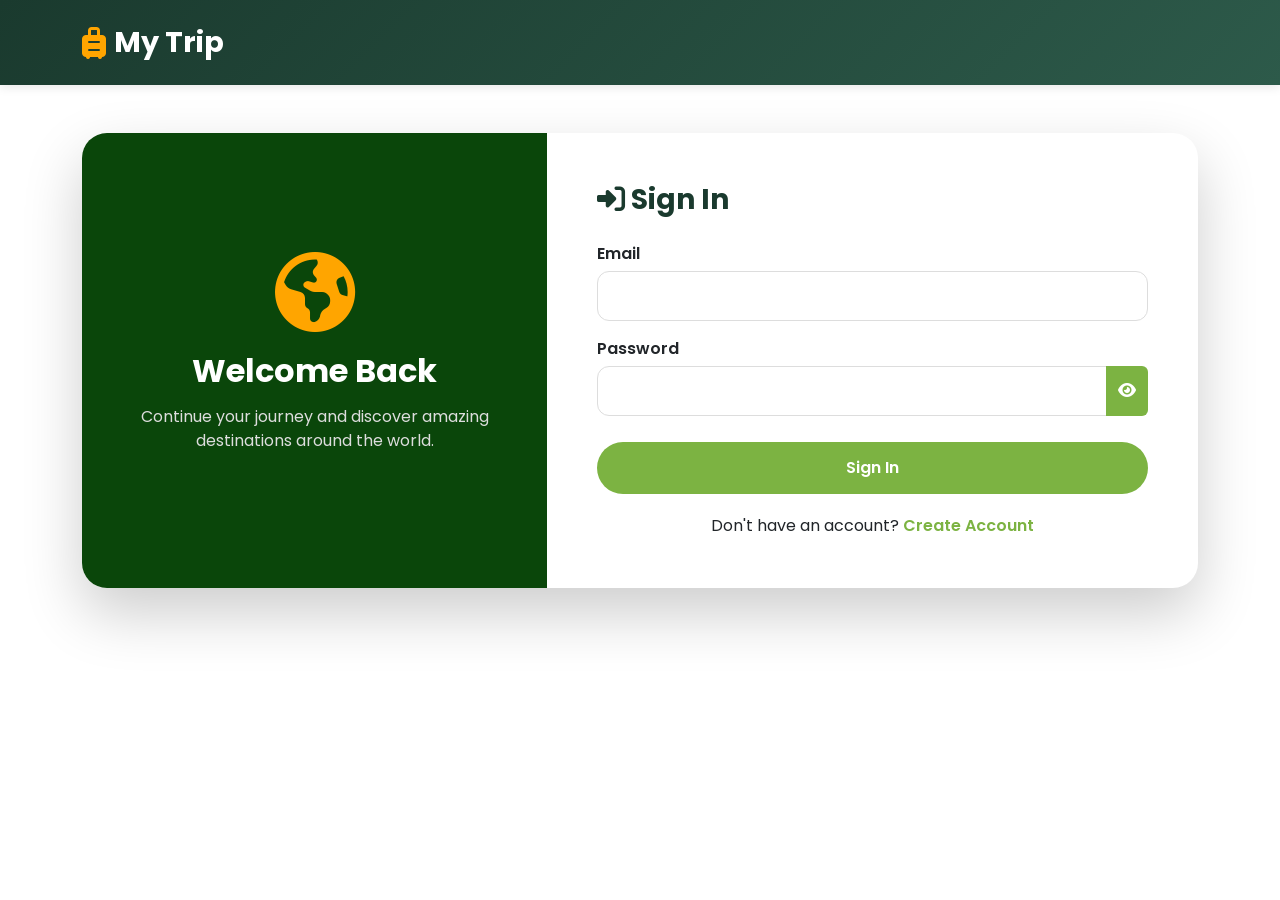
<file: login.html>
<!DOCTYPE html>
<html lang="en">
<head>
<meta charset="UTF-8">
<meta name="viewport" content="width=device-width, initial-scale=1.0">

<title>Sign In - My Trip</title>

<link href="https://cdn.jsdelivr.net/npm/bootstrap@5.3.0/dist/css/bootstrap.min.css" rel="stylesheet">
<link rel="stylesheet" href="https://cdnjs.cloudflare.com/ajax/libs/font-awesome/6.4.0/css/all.min.css">
<link rel="stylesheet" href="css/style.css">
</head>

<body>

<nav class="navbar navbar-expand-lg navbar-custom">
    <div class="container">
        <a class="navbar-brand" href="#">
            <i class="fas fa-suitcase-rolling brand-icon"></i>
            My Trip
        </a>
    </div>
</nav>

<section class="auth-section">

   

    <div class="auth-bg-icon balloon">
        <i class="fas fa-hot-air-balloon"></i>
    </div>

    <div class="container">

        <div class="auth-card">

            <div class="row g-0">

                <div class="col-lg-5 auth-left">

                    <i class="fas fa-earth-americas auth-big-icon"></i>

                    <h2>Welcome Back</h2>

                    <p>
                        Continue your journey and discover amazing destinations around the world.
                    </p>

                </div>

                <div class="col-lg-7">

                    <div class="auth-form">

                        <h3>
                            <i class="fas fa-right-to-bracket"></i>
                            Sign In
                        </h3>

                        <form id="loginForm">

                            <div class="mb-3">
                                <label>Email</label>
                                <input type="email" class="form-control" id="loginEmail">
                                <small class="error" id="loginEmailError"></small>
                            </div>

                            <div class="mb-3">

                                <label>Password</label>

                                <div class="input-group">

                                    <input type="password"
                                           class="form-control"
                                           id="loginPassword">

                                    <button type="button"
                                            class="btn password-btn"
                                            onclick="togglePassword('loginPassword')">

                                        <i class="fas fa-eye"></i>

                                    </button>

                                </div>

                                <small class="error" id="loginPasswordError"></small>

                            </div>

                            <button class="btn-auth">
                                Sign In
                            </button>

                        </form>

                        <div class="switch-link">
                            Don't have an account?
                            <a href="/registration.html">Create Account</a>
                        </div>

                    </div>

                </div>

            </div>

        </div>

    </div>

</section>

<script src="js/script.js"></script>

</body>
</html>
</file>
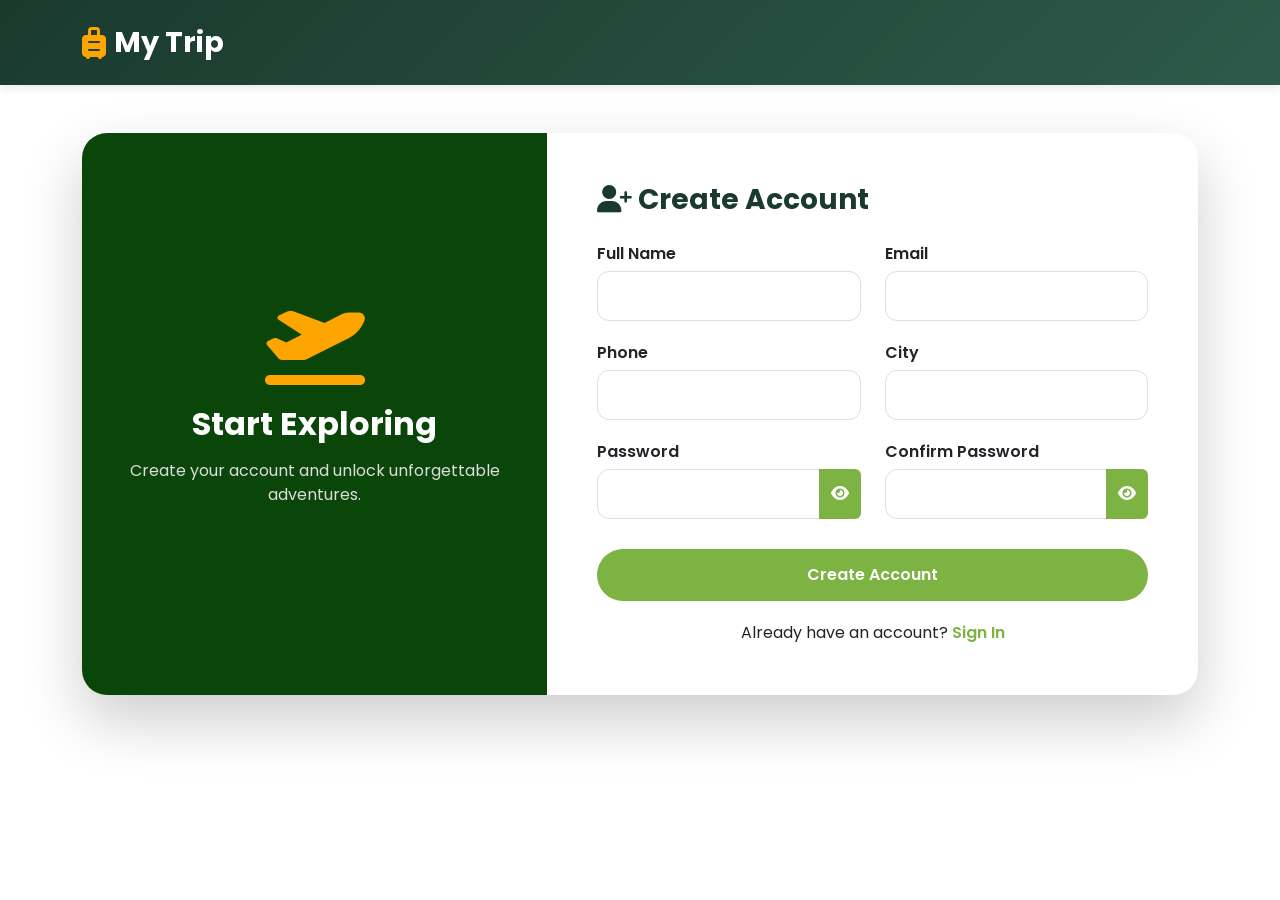
<file: registration.html>
<!DOCTYPE html>
<html lang="en">

<head>

    <meta charset="UTF-8">
    <meta name="viewport" content="width=device-width, initial-scale=1.0">

    <title>Sign Up - My Trip</title>

    <link href="https://cdn.jsdelivr.net/npm/bootstrap@5.3.0/dist/css/bootstrap.min.css" rel="stylesheet">

    <link rel="stylesheet" href="https://cdnjs.cloudflare.com/ajax/libs/font-awesome/6.4.0/css/all.min.css">

    <link rel="stylesheet" href="css/style.css">

</head>

<body>

    <nav class="navbar navbar-expand-lg navbar-custom">
        <div class="container">
            <a class="navbar-brand" href="#">
                <i class="fas fa-suitcase-rolling brand-icon"></i>
                My Trip
            </a>
        </div>
    </nav>

    <section class="auth-section">

      

        <div class="auth-bg-icon balloon">
            <i class="fas fa-hot-air-balloon"></i>
        </div>

        <div class="container">

            <div class="auth-card">

                <div class="row g-0">

                    <div class="col-lg-5 auth-left">

                        <i class="fas fa-plane-departure auth-big-icon"></i>

                        <h2>Start Exploring</h2>

                        <p>
                            Create your account and unlock unforgettable adventures.
                        </p>

                    </div>

                    <div class="col-lg-7">

                        <div class="auth-form">

                            <h3>
                                <i class="fas fa-user-plus"></i>
                                Create Account
                            </h3>
<p class="" id="errorId"> </p>
                            <form id="signupForm">

                                <div class="row">

                                    <div class="col-md-6 mb-3">
                                        <label>Full Name</label>
                                        <input type="text" class="form-control" id="name">
                                        <small class="error" id="nameError"></small>
                                    </div>

                                    <div class="col-md-6 mb-3">
                                        <label>Email</label>
                                        <input type="email" class="form-control" id="email">
                                        <small class="error" id="emailError"></small>
                                    </div>

                                    <div class="col-md-6 mb-3">
                                        <label>Phone</label>
                                        <input type="text" class="form-control" id="phone">
                                        <small class="error" id="phoneError"></small>
                                    </div>

                                    <div class="col-md-6 mb-3">
                                        <label>City</label>
                                        <input type="text" class="form-control" id="city">
                                        <small class="error" id="cityError"></small>
                                    </div>

                                    <div class="col-md-6 mb-3">

                                        <label>Password</label>

                                        <div class="input-group">

                                            <input type="password" class="form-control" id="password">

                                            <button type="button" class="btn password-btn"
                                                onclick="togglePassword('password')">

                                                <i class="fas fa-eye"></i>

                                            </button>

                                        </div>

                                        <small class="error" id="passwordError"></small>

                                    </div>

                                    <div class="col-md-6 mb-3">

                                        <label>Confirm Password</label>

                                        <div class="input-group">

                                            <input type="password" class="form-control" id="confirmPassword">

                                            <button type="button" class="btn password-btn"
                                                onclick="togglePassword('confirmPassword')">

                                                <i class="fas fa-eye"></i>

                                            </button>

                                        </div>

                                        <small class="error" id="confirmPasswordError"></small>

                                    </div>

                                </div>

                                <button class="btn-auth">
                                    Create Account
                                </button>

                            </form>

                            <div class="switch-link">
                                Already have an account?
                                <a href="login.html">Sign In</a>
                            </div>

                        </div>

                    </div>

                </div>

            </div>

        </div>

    </section>

    <script src="js/script.js"></script>

</body>

</html>
</file>
<file: css/style.css>
@import url('https://fonts.googleapis.com/css2?family=Poppins:wght@300;400;600;700&display=swap');
        * { margin: 0; padding: 0; box-sizing: border-box; }
        body { font-family: 'Poppins', sans-serif; overflow-x: hidden; }
        
        .navbar-custom { background: linear-gradient(135deg, #1a3a2e 0%, #2d5a4a 100%); padding: 1rem 0; box-shadow: 0 2px 10px rgba(0,0,0,0.1); }
        .navbar-brand { font-size: 1.8rem; font-weight: 700; color: #fff !important; display: flex; align-items: center; gap: 0.5rem; }
        .brand-icon { font-size: 2rem; color: #ffa500; }
        .navbar-nav .nav-link { color: #fff !important; margin: 0 0.5rem; font-weight: 500; transition: color 0.3s; }
        .navbar-nav .nav-link:hover { color: #ffa500 !important; }
        .btn-destination { background: linear-gradient(135deg, #7cb342 0%, #8bc34a 100%); color: #fff; padding: 0.6rem 1.5rem; border-radius: 25px; border: none; font-weight: 600; transition: transform 0.3s; }
        .btn-destination:hover { transform: translateY(-2px); box-shadow: 0 5px 15px rgba(124, 179, 66, 0.4); }
        .menu-toggle { background: #ffa500; border: none; padding: 0.6rem; border-radius: 8px; display: grid; grid-template-columns: repeat(3, 1fr); gap: 3px; width: 45px; height: 45px; }
        .menu-toggle span { width: 100%; height: 100%; background: #fff; border-radius: 2px; }
        
        .hero-section { background: linear-gradient(135deg, #1a3a2e 0%, #2d5a4a 50%, #1a3a2e 100%); min-height: 90vh; position: relative; overflow: hidden; display: flex; align-items: center; padding: 4rem 0; }
        .hero-content { text-align: center; position: relative; z-index: 10; }
        .hero-title-small { font-size: 3rem; color: #fff; font-weight: 300; margin-bottom: 0; font-family: 'Courier New', monospace; letter-spacing: 2px; }
        .hero-title-large { font-size: 5rem; color: #fff; font-weight: 700; margin-bottom: 2rem; line-height: 1.2; }
        .hero-subtitle { font-size: 1.2rem; color: #e0e0e0; display: flex; align-items: center; justify-content: center; gap: 0.5rem; flex-wrap: wrap; }
        .badge-count { background: #ffa500; color: #fff; padding: 0.5rem 1.5rem; border-radius: 25px; font-weight: 700; font-size: 1.2rem; }
        .landmarks { position: absolute; bottom: 0; left: 0; right: 0; height: 300px; display: flex; justify-content: space-around; align-items: flex-end; z-index: 5; }
        .landmark { font-size: 8rem; opacity: 0.3; animation: float 6s ease-in-out infinite; }
        .landmark:nth-child(1) { animation-delay: 0s; } .landmark:nth-child(2) { animation-delay: 1s; } .landmark:nth-child(3) { animation-delay: 2s; }
        .flying-element { position: absolute; opacity: 0.4; z-index: 1; }
        .plane-1 { top: 15%; left: 5%; font-size: 3rem; animation: fly-left 20s linear infinite; }
        .plane-2 { top: 20%; right: 10%; font-size: 2.5rem; animation: fly-right 25s linear infinite; }
        .balloon { top: 40%; left: 8%; font-size: 2rem; animation: float-balloon 8s ease-in-out infinite; }
        .flight-path { position: absolute; stroke: #7cb342; stroke-width: 2; stroke-dasharray: 10, 5; fill: none; opacity: 0.3; }
        @keyframes float { 0%, 100% { transform: translateY(0px); } 50% { transform: translateY(-20px); } }
        @keyframes fly-left { 0% { transform: translateX(-100px) rotate(-15deg); } 100% { transform: translateX(calc(100vw + 100px)) rotate(-15deg); } }
        @keyframes fly-right { 0% { transform: translateX(calc(100vw + 100px)) scaleX(-1); } 100% { transform: translateX(-100px) scaleX(-1); } }
        @keyframes float-balloon { 0%, 100% { transform: translateY(0px) rotate(-5deg); } 50% { transform: translateY(-30px) rotate(5deg); } }
        
        .about-section { padding: 6rem 0; background: #fff; position: relative; overflow: hidden; }
        .section-badge { display: inline-flex; align-items: center; gap: 0.5rem; background: #fff3e0; color: #ffa500; padding: 0.5rem 1.2rem; border-radius: 25px; font-weight: 600; margin-bottom: 1.5rem; }
        .about-title { font-size: 2.8rem; font-weight: 700; color: #1a3a2e; line-height: 1.3; margin-bottom: 1.5rem; }
        .about-description { color: #666; font-size: 1.05rem; line-height: 1.8; margin-bottom: 2.5rem; }
        .features-grid { display: grid; grid-template-columns: repeat(2, 1fr); gap: 1.5rem; margin-bottom: 2.5rem; }
        .feature-item { display: flex; align-items: center; gap: 1rem; }
        .feature-icon { width: 60px; height: 60px; background: #ffa500; border-radius: 12px; display: flex; align-items: center; justify-content: center; color: #fff; font-size: 1.8rem; }
        .btn-learn-more { background: #7cb342; color: #fff; border: none; padding: 1rem 2.5rem; border-radius: 30px; font-weight: 600; display: inline-flex; align-items: center; gap: 0.8rem; transition: all 0.3s; margin-bottom: 2.5rem; }
        .founder-info { display: flex; align-items: center; gap: 1rem; padding: 1.2rem; background: #f8f9fa; border-radius: 15px; max-width: 300px; }
        .founder-avatar { width: 60px; height: 60px; border-radius: 50%; border: 3px solid #7cb342; }
        .about-main-image { width: 100%; border-radius: 30px; box-shadow: 0 20px 60px rgba(0,0,0,0.15); }
        .deco-element { position: absolute; font-size: 2.5rem; animation: float 4s ease-in-out infinite; }
        
        .popular-destinations { padding: 5rem 0; background: #f8f9fa; }
        .section-header { text-align: center; margin-bottom: 4rem; }
        .section-subtitle { color: #ffa500; font-size: 1.5rem; font-weight: 600; margin-bottom: 1rem; }
        .section-title { color: #1a3a2e; font-size: 2.8rem; font-weight: 700; line-height: 1.3; }
        .highlight-badge { background: #ffa500; color: #fff; padding: 0.3rem 1rem; border-radius: 25px; font-weight: 700; }
       /* ========= GRID ========= */
.destinations-grid {
    display: grid;
    grid-template-columns: repeat(auto-fit, minmax(240px, 1fr));
    gap: 2.5rem;
    max-width: 1400px;
    margin: 0 auto;
}

/* ========= CARD ========= */
.destination-card {
    position: relative;
    border-radius: 50%;
    aspect-ratio: 1;
    overflow: hidden;
    background: #000;
    box-shadow: 0 18px 40px rgba(0,0,0,0.15);
    transition: transform 0.4s ease, box-shadow 0.4s ease;
}

.destination-card:hover {
    transform: translateY(-12px);
    box-shadow: 0 25px 60px rgba(0,0,0,0.25);
}

/* ========= IMAGE ========= */
.card-image,
.card-image img {
    width: 100%;
    height: 100%;
}

.card-image img {
    object-fit: cover;
    transition: transform 0.6s ease;
}

.destination-card:hover img {
    transform: scale(1.12);
}

/* ========= DARK FADE FOR READABILITY ========= */
.card-image::after {
    content: "";
    position: absolute;
    inset: 0;
    background: linear-gradient(
        to bottom,
        rgba(0,0,0,0) 45%,
        rgba(0,0,0,0.55) 75%,
        rgba(0,0,0,0.85) 100%
    );
    z-index: 1;
}

/* ========= TOUR BADGE ========= */
.tour-badge {
    position: absolute;
    top: 18px;
    left: 90px;
    background: #7cb342;
    color: #fff;
    padding: 0.45rem 1.2rem;
    border-radius: 22px;
    font-size: 0.9rem;
    font-weight: 600;
    z-index: 3;
    white-space: nowrap;
}

/* ========= FOOTER TEXT ========= */
.card-footer {
    position: absolute;
    bottom: 18px;
    left: 50%;
    transform: translateX(-50%);
    z-index: 3;
    text-align: center;
}

.card-footer h4 {
    color: #fff;
    font-size: 1.6rem;
    font-weight: 700;
    margin: 0;
    text-shadow: 0 4px 12px rgba(0,0,0,0.6);
}

/* ========= RESPONSIVE FIX ========= */
@media (max-width: 768px) {
    .section-title {
        font-size: 2.1rem;
    }

    .destination-card {
        max-width: 320px;
        margin: 0 auto;
    }

    .card-footer h4 {
        font-size: 1.4rem;
    }
}

        
        .cta-section { background: linear-gradient(135deg, #1a3a2e 0%, #2d5a4a 100%); padding: 5rem 0; position: relative; overflow: hidden; }
        .cta-content { text-align: center; position: relative; z-index: 10; }
        .cta-title { font-size: 3rem; color: #fff; font-weight: 700; margin-bottom: 1.5rem; line-height: 1.3; }
        .cta-subtitle { font-size: 1.2rem; color: #e0e0e0; margin-bottom: 2rem; }
        .cta-badge { background: #ffa500; color: #fff; padding: 0.3rem 1rem; border-radius: 25px; font-weight: 700; }
        .btn-booking { background: #7cb342; color: #fff; border: none; padding: 1rem 2.5rem; border-radius: 30px; font-size: 1.1rem; font-weight: 600; display: inline-flex; align-items: center; gap: 0.8rem; transition: all 0.3s; cursor: pointer; }
        .btn-booking:hover { background: #689f38; transform: translateY(-3px); }
        .cta-plane { position: absolute; font-size: 2.5rem; color: #7cb342; opacity: 0.4; }
        


        .tour-guide-section {
            padding: 5rem 0;
            background: #f8f9fa;
            position: relative;
            overflow: hidden;
        }
        
        .guide-header {
            text-align: center;
            margin-bottom: 4rem;
        }
        
        .guide-subtitle {
            color: #ffa500;
            font-size: 1.3rem;
            font-weight: 600;
            margin-bottom: 1rem;
        }
        
        .guide-title {
            font-size: 2.8rem;
            font-weight: 700;
            color: #1a3a2e;
        }
        
        .guides-grid {
            display: grid;
            grid-template-columns: repeat(auto-fit, minmax(250px, 1fr));
            gap: 2rem;
            max-width: 1400px;
            margin: 0 auto;
        }
        
        .guide-card {
            background: #fff;
            border-radius: 20px;
            overflow: hidden;
            box-shadow: 0 10px 30px rgba(0,0,0,0.1);
            transition: transform 0.3s, box-shadow 0.3s;
            position: relative;
        }
        
        .guide-card:hover {
            transform: translateY(-10px);
            box-shadow: 0 15px 40px rgba(0,0,0,0.2);
        }
        
        .guide-card:nth-child(1) .guide-image-wrapper {
            background: linear-gradient(135deg, #ffcccb 0%, #ffb3ba 100%);
        }
        
        .guide-card:nth-child(2) .guide-image-wrapper {
            background: linear-gradient(135deg, #f4c430 0%, #e6b800 100%);
        }
        
        .guide-card:nth-child(3) .guide-image-wrapper {
            background: linear-gradient(135deg, #ffd966 0%, #f4c430 100%);
        }
        
        .guide-card:nth-child(4) .guide-image-wrapper {
            background: linear-gradient(135deg, #ffcc00 0%, #ffb300 100%);
        }
        
        .guide-image-wrapper {
            height: 350px;
            display: flex;
            align-items: flex-end;
            justify-content: center;
            overflow: hidden;
            position: relative;
        }
        
        .guide-image-wrapper img {
            width: 100%;
            height: 100%;
            object-fit: cover;
            object-position: center;
        }
        
        .guide-info {
            padding: 1.5rem;
            text-align: center;
        }
        
        .guide-name {
            font-size: 1.3rem;
            font-weight: 700;
            color: #1a3a2e;
            margin-bottom: 0.5rem;
        }
        
        .guide-role {
            color: #666;
            font-size: 0.95rem;
            margin-bottom: 1rem;
        }
        
        .guide-expand {
            width: 40px;
            height: 40px;
            background: #fff;
            border: 2px solid #e0e0e0;
            border-radius: 50%;
            display: flex;
            align-items: center;
            justify-content: center;
            margin: 0 auto;
            cursor: pointer;
            transition: all 0.3s;
            font-size: 1.2rem;
            color: #666;
        }
        
        .guide-expand:hover {
            background: #7cb342;
            border-color: #7cb342;
            color: #fff;
            transform: rotate(90deg);
        }
        
        /* Decorative Elements */
        .deco-plane-guide {
            position: absolute;
            bottom: 10%;
            left: 3%;
            font-size: 3rem;
            color: #7cb342;
            opacity: 0.3;
            animation: float-guide 6s ease-in-out infinite;
        }
        
        .deco-balloon-guide {
            position: absolute;
            top: 15%;
            right: 5%;
            font-size: 2.5rem;
            color: #7cb342;
            opacity: 0.3;
            animation: float-guide 5s ease-in-out infinite;
            animation-delay: 1s;
        }
        
        .deco-scroll-guide {
            position: absolute;
            bottom: 5%;
            right: 3%;
            width: 50px;
            height: 50px;
            background: #7cb342;
            border-radius: 50%;
            display: flex;
            align-items: center;
            justify-content: center;
            color: #fff;
            font-size: 1.2rem;
            cursor: pointer;
            box-shadow: 0 5px 15px rgba(124, 179, 66, 0.4);
            transition: all 0.3s;
        }
        
        .deco-scroll-guide:hover {
            transform: translateY(-5px);
            box-shadow: 0 8px 20px rgba(124, 179, 66, 0.6);
        }
        
        @keyframes float-guide {
            0%, 100% { transform: translateY(0px) rotate(0deg); }
            50% { transform: translateY(-20px) rotate(5deg); }
        }
        
        @media (max-width: 768px) {
            .guide-title {
                font-size: 2rem;
            }
            
            .guides-grid {
                grid-template-columns: 1fr;
            }
        }


        /* ===== POPULAR TOUR CAROUSEL ===== */

.popular-tours-carousel {
    background: linear-gradient(135deg, #10271f, #0e2019);
    padding: 6rem 0;
}

.carousel-subtitle {
    color: #ffa500;
    font-weight: 600;
}

.carousel-title {
    color: #fff;
    font-size: 2.7rem;
    font-weight: 700;
}

.tour-card {
    background: #fff;
    border-radius: 20px;
    padding: 1rem;
    height: 100%;
    position: relative;
    box-shadow: 0 15px 40px rgba(0,0,0,0.25);
    transition: transform 0.4s;
}

.tour-card:hover {
    transform: translateY(-10px);
}

.tour-card img {
    width: 100%;
    height: 230px;
    object-fit: cover;
    border-radius: 15px;
}

.feature-badge {
    position: absolute;
    top: 20px;
    left: 20px;
    background: #ffa500;
    color: #fff;
    padding: 6px 14px;
    border-radius: 20px;
    font-size: 0.8rem;
}

.duration {
    position: absolute;
    bottom: 190px;
    right: 20px;
    background: #fff;
    padding: 6px 12px;
    border-radius: 20px;
    font-size: 0.75rem;
}

.tour-card h4 {
    margin-top: 1rem;
    font-weight: 700;
}

.location {
    color: #666;
    font-size: 0.9rem;
}

.desc {
    font-size: 0.9rem;
    color: #777;
}

.card-footer {
    display: flex;
    justify-content: space-between;
    align-items: center;
}

.book-btn {
    background: #7cb342;
    border: none;
    color: #fff;
    padding: 0.6rem 1.4rem;
    border-radius: 25px;
    font-weight: 600;
}

/* Mobile */
@media (max-width: 768px) {
    .carousel-title {
        font-size: 2rem;
    }
}
/* ===== CARD FIX ===== */

.tour-card {
    background: #fff;
    border-radius: 24px;
    overflow: hidden;
    box-shadow: 0 20px 45px rgba(0,0,0,0.3);
    transition: transform .4s;
}

.tour-card:hover {
    transform: translateY(-8px);
}

/* IMAGE */
.tour-img {
    position: relative;
    height: 260px;
}

.tour-img img {
    width: 100%;
    height: 100%;
    object-fit: cover;
}

/* BADGES */
.badge-feature {
    position: absolute;
    top: 18px;
    left: 18px;
    background: #ffa500;
    padding: 6px 14px;
    border-radius: 20px;
    color: #fff;
    font-size: 0.8rem;
    font-weight: 600;
}

.badge-days {
    position: absolute;
    bottom: 18px;
    right: 18px;
    background: #ffffff;
    padding: 6px 12px;
    border-radius: 20px;
    font-size: 0.8rem;
    font-weight: 600;
}

/* CONTENT */
.tour-content {
    padding: 22px;
}

.tour-content h4 {
    font-weight: 700;
    margin-bottom: 6px;
}

.meta {
    font-size: 0.9rem;
    color: #777;
    margin-bottom: 18px;
}

/* PRICE ROW */
.price-row {
    display: flex;
    justify-content: space-between;
    align-items: center;
}

.btn-book {
    background: #7cb342;
    color: #fff;
    padding: 10px 22px;
    border-radius: 30px;
    font-weight: 600;
    text-decoration: none;
}

.price {
    font-weight: 700;
    font-size: 1.2rem;
}

/* ===== CAROUSEL ARROWS FIX ===== */

.carousel-control-prev,
.carousel-control-next {
    width: 50px;
    height: 50px;
    background: rgba(255,255,255,0.9);
    border-radius: 50%;
    top: 45%;
    opacity: 1;
}

.carousel-control-prev {
    left: -60px;
}

.carousel-control-next {
    right: -60px;
}

.carousel-control-prev-icon,
.carousel-control-next-icon {
    filter: invert(1);
}

.testimonials {
    padding: 6rem 0;
    overflow: hidden;
}

.section-header {
    text-align: center;
    margin-bottom: 3rem;
}

.subtitle {
    color: #ffa500;
    font-weight: 600;
}

.section-header h2 {
    font-size: 2.6rem;
    font-weight: 700;
    color: #183c2f;
}

/* ===== SLIDER ===== */
.testimonial-slider {
    overflow: hidden;
    max-width: 1200px;
    margin: auto;
}

.testimonial-track {
    display: flex;
    gap: 2rem;
    width: fit-content;
    animation: scroll 25s linear infinite;
}

/* ===== CARD ===== */
.testimonial-card {
    min-width: 360px;
    background: #eef7ea;
    padding: 2rem;
    border-radius: 20px;
    text-align: left;
    box-shadow: 0 15px 40px rgba(0,0,0,.1);
}

.testimonial-card img {
    width: 70px;
    height: 70px;
    border-radius: 12px;
    object-fit: cover;
    margin-bottom: 1rem;
}

.testimonial-card p {
    font-size: 1rem;
    line-height: 1.6;
    margin-bottom: 1rem;
}

.testimonial-card h4 {
    margin: 0;
    font-weight: 700;
}

.testimonial-card span {
    color: #777;
    font-size: 0.85rem;
}

.stars {
    color: #ffa500;
}





/* ===== CONTINUOUS SCROLL ===== */
@keyframes scroll {
    from {
        transform: translateX(0);
    }
    to {
        transform: translateX(-50%);
    }
}

/* ===== PAUSE ON HOVER ===== */
.testimonial-slider:hover .testimonial-track {
    animation-play-state: paused;
}

/* ===== MOBILE ===== */
@media(max-width:768px){
    .testimonial-card {
        min-width: 90%;
    }

    .testimonial-track {
        animation-duration: 35s;
    }
}


        .footer-section { background: linear-gradient(135deg, #1a3a2e 0%, #2d5a4a 100%); padding: 4rem 0 2rem; color: #fff; position: relative; overflow: hidden; }
        .footer-logo { font-size: 1.8rem; font-weight: 700; color: #fff; text-decoration: none; display: flex; align-items: center; gap: 0.5rem; margin-bottom: 1rem; }
        .footer-description { color: #b0b0b0; line-height: 1.6; margin-bottom: 1.5rem; }
        .footer-contact { display: flex; align-items: flex-start; gap: 1rem; background: rgba(255,255,255,0.05); padding: 1rem; border-radius: 10px; }
        .footer-contact i { font-size: 1.5rem; color: #ffa500; }
        .contact-number { color: #fff; font-size: 1.2rem; font-weight: 700; text-decoration: none; }
        .footer-heading { font-size: 1.3rem; font-weight: 700; color: #fff; margin-bottom: 1.5rem; }
        .footer-links { list-style: none; padding: 0; margin: 0; }
        .footer-links li { margin-bottom: 0.8rem; }
        .footer-links a { color: #b0b0b0; text-decoration: none; transition: all 0.3s; }
        .footer-links a:hover { color: #7cb342; padding-left: 5px; }
        .newsletter-form { display: flex; gap: 0.5rem; flex-wrap: wrap; }
        .newsletter-input { flex: 1; min-width: 200px; padding: 0.9rem 1.2rem; border: 1px solid rgba(255,255,255,0.2); background: rgba(255,255,255,0.05); border-radius: 25px; color: #fff; }
        .btn-subscribe { background: #7cb342; color: #fff; border: none; padding: 0.9rem 1.8rem; border-radius: 25px; font-weight: 600; cursor: pointer; transition: all 0.3s; }
        .footer-bottom { margin-top: 3rem; padding-top: 2rem; border-top: 1px solid rgba(255,255,255,0.1); display: flex; justify-content: space-between; align-items: center; flex-wrap: wrap; gap: 1rem; }
        .copyright { color: #b0b0b0; font-size: 0.9rem; margin: 0; }
        .highlight-text { color: #7cb342; font-weight: 600; }
        .social-links { display: flex; gap: 1rem; }
        .social-link { width: 40px; height: 40px; background: rgba(255,255,255,0.1); border-radius: 50%; display: flex; align-items: center; justify-content: center; color: #fff; text-decoration: none; transition: all 0.3s; }
        .social-link:hover { background: #7cb342; transform: translateY(-3px); }
        
        .scroll-top { position: fixed; bottom: 30px; right: 30px; width: 50px; height: 50px; background: #7cb342; color: #fff; border: none; border-radius: 50%; cursor: pointer; z-index: 1000; opacity: 0; visibility: hidden; transition: all 0.3s; }
        
        @media (max-width: 768px) {
            .hero-title-small { font-size: 2rem; }
            .hero-title-large { font-size: 2.5rem; }
            .section-title { font-size: 1.8rem; }
            .cta-title { font-size: 2rem; }
            .footer-bottom { flex-direction: column; text-align: center; }
        }

        /* =========================
   MOBILE RESPONSIVE FIX
   ========================= */
@media (max-width: 768px) {

    .testimonial-slider {
        overflow: visible;
    }

    .testimonial-track {
        animation: none;
        flex-direction: column;
        width: 100%;
        gap: 1.5rem;
        transform: none !important;
    }

    .testimonial-card {
        min-width: 100%;
        max-width: 100%;
        margin: 0 auto;
    }

    .testimonial-card img {
        width: 64px;
        height: 64px;
    }

    .testimonial-card p {
        font-size: 0.95rem;
    }

    .section-header h2 {
        font-size: 1.9rem;
        line-height: 1.3;
    }
}
  @import url('https://fonts.googleapis.com/css2?family=Poppins:wght@300;400;600;700&display=swap');
        * { margin: 0; padding: 0; box-sizing: border-box; }
        body { font-family: 'Poppins', sans-serif; overflow-x: hidden; }
        
        .navbar-custom { background: linear-gradient(135deg, #1a3a2e 0%, #2d5a4a 100%); padding: 1rem 0; box-shadow: 0 2px 10px rgba(0,0,0,0.1); }
        .navbar-brand { font-size: 1.8rem; font-weight: 700; color: #fff !important; display: flex; align-items: center; gap: 0.5rem; }
        .brand-icon { font-size: 2rem; color: #ffa500; }
        .navbar-nav .nav-link { color: #fff !important; margin: 0 0.5rem; font-weight: 500; transition: color 0.3s; }
        .navbar-nav .nav-link:hover { color: #ffa500 !important; }
        .btn-destination { background: linear-gradient(135deg, #7cb342 0%, #8bc34a 100%); color: #fff; padding: 0.6rem 1.5rem; border-radius: 25px; border: none; font-weight: 600; transition: transform 0.3s; }
        .btn-destination:hover { transform: translateY(-2px); box-shadow: 0 5px 15px rgba(124, 179, 66, 0.4); }
        .menu-toggle { background: #ffa500; border: none; padding: 0.6rem; border-radius: 8px; display: grid; grid-template-columns: repeat(3, 1fr); gap: 3px; width: 45px; height: 45px; }
        .menu-toggle span { width: 100%; height: 100%; background: #fff; border-radius: 2px; }
        
        .hero-section { background: linear-gradient(135deg, #1a3a2e 0%, #2d5a4a 50%, #1a3a2e 100%); min-height: 90vh; position: relative; overflow: hidden; display: flex; align-items: center; padding: 4rem 0; }
        .hero-content { text-align: center; position: relative; z-index: 10; }
        .hero-title-small { font-size: 3rem; color: #fff; font-weight: 300; margin-bottom: 0; font-family: 'Courier New', monospace; letter-spacing: 2px; }
        .hero-title-large { font-size: 5rem; color: #fff; font-weight: 700; margin-bottom: 2rem; line-height: 1.2; }
        .hero-subtitle { font-size: 1.2rem; color: #e0e0e0; display: flex; align-items: center; justify-content: center; gap: 0.5rem; flex-wrap: wrap; }
        .badge-count { background: #ffa500; color: #fff; padding: 0.5rem 1.5rem; border-radius: 25px; font-weight: 700; font-size: 1.2rem; }
        .landmarks { position: absolute; bottom: 0; left: 0; right: 0; height: 300px; display: flex; justify-content: space-around; align-items: flex-end; z-index: 5; }
        .landmark { font-size: 8rem; opacity: 0.3; animation: float 6s ease-in-out infinite; }
        .landmark:nth-child(1) { animation-delay: 0s; } .landmark:nth-child(2) { animation-delay: 1s; } .landmark:nth-child(3) { animation-delay: 2s; }
        .flying-element { position: absolute; opacity: 0.4; z-index: 1; }
        .plane-1 { top: 15%; left: 5%; font-size: 3rem; animation: fly-left 20s linear infinite; }
        .plane-2 { top: 20%; right: 10%; font-size: 2.5rem; animation: fly-right 25s linear infinite; }
        .balloon { top: 40%; left: 8%; font-size: 2rem; animation: float-balloon 8s ease-in-out infinite; }
        .flight-path { position: absolute; stroke: #7cb342; stroke-width: 2; stroke-dasharray: 10, 5; fill: none; opacity: 0.3; }
        @keyframes float { 0%, 100% { transform: translateY(0px); } 50% { transform: translateY(-20px); } }
        @keyframes fly-left { 0% { transform: translateX(-100px) rotate(-15deg); } 100% { transform: translateX(calc(100vw + 100px)) rotate(-15deg); } }
        @keyframes fly-right { 0% { transform: translateX(calc(100vw + 100px)) scaleX(-1); } 100% { transform: translateX(-100px) scaleX(-1); } }
        @keyframes float-balloon { 0%, 100% { transform: translateY(0px) rotate(-5deg); } 50% { transform: translateY(-30px) rotate(5deg); } }
        
        .about-section { padding: 6rem 0; background: #fff; position: relative; overflow: hidden; }
        .section-badge { display: inline-flex; align-items: center; gap: 0.5rem; background: #fff3e0; color: #ffa500; padding: 0.5rem 1.2rem; border-radius: 25px; font-weight: 600; margin-bottom: 1.5rem; }
        .about-title { font-size: 2.8rem; font-weight: 700; color: #1a3a2e; line-height: 1.3; margin-bottom: 1.5rem; }
        .about-description { color: #666; font-size: 1.05rem; line-height: 1.8; margin-bottom: 2.5rem; }
        .features-grid { display: grid; grid-template-columns: repeat(2, 1fr); gap: 1.5rem; margin-bottom: 2.5rem; }
        .feature-item { display: flex; align-items: center; gap: 1rem; }
        .feature-icon { width: 60px; height: 60px; background: #ffa500; border-radius: 12px; display: flex; align-items: center; justify-content: center; color: #fff; font-size: 1.8rem; }
        .btn-learn-more { background: #7cb342; color: #fff; border: none; padding: 1rem 2.5rem; border-radius: 30px; font-weight: 600; display: inline-flex; align-items: center; gap: 0.8rem; transition: all 0.3s; margin-bottom: 2.5rem; }
        .founder-info { display: flex; align-items: center; gap: 1rem; padding: 1.2rem; background: #f8f9fa; border-radius: 15px; max-width: 300px; }
        .founder-avatar { width: 60px; height: 60px; border-radius: 50%; border: 3px solid #7cb342; }
        .about-main-image { width: 100%; border-radius: 30px; box-shadow: 0 20px 60px rgba(0,0,0,0.15); }
        .deco-element { position: absolute; font-size: 2.5rem; animation: float 4s ease-in-out infinite; }
        
        .popular-destinations { padding: 5rem 0; background: #f8f9fa; }
        .section-header { text-align: center; margin-bottom: 4rem; }
        .section-subtitle { color: #ffa500; font-size: 1.5rem; font-weight: 600; margin-bottom: 1rem; }
        .section-title { color: #1a3a2e; font-size: 2.8rem; font-weight: 700; line-height: 1.3; }
        .highlight-badge { background: #ffa500; color: #fff; padding: 0.3rem 1rem; border-radius: 25px; font-weight: 700; }
       /* ========= GRID ========= */
.destinations-grid {
    display: grid;
    grid-template-columns: repeat(auto-fit, minmax(240px, 1fr));
    gap: 2.5rem;
    max-width: 1400px;
    margin: 0 auto;
}

/* ========= CARD ========= */
.destination-card {
    position: relative;
    border-radius: 50%;
    aspect-ratio: 1;
    overflow: hidden;
    background: #000;
    box-shadow: 0 18px 40px rgba(0,0,0,0.15);
    transition: transform 0.4s ease, box-shadow 0.4s ease;
}

.destination-card:hover {
    transform: translateY(-12px);
    box-shadow: 0 25px 60px rgba(0,0,0,0.25);
}

/* ========= IMAGE ========= */
.card-image,
.card-image img {
    width: 100%;
    height: 100%;
}

.card-image img {
    object-fit: cover;
    transition: transform 0.6s ease;
}

.destination-card:hover img {
    transform: scale(1.12);
}

/* ========= DARK FADE FOR READABILITY ========= */
.card-image::after {
    content: "";
    position: absolute;
    inset: 0;
    background: linear-gradient(
        to bottom,
        rgba(0,0,0,0) 45%,
        rgba(0,0,0,0.55) 75%,
        rgba(0,0,0,0.85) 100%
    );
    z-index: 1;
}

/* ========= TOUR BADGE ========= */
.tour-badge {
    position: absolute;
    top: 18px;
    left: 90px;
    background: #7cb342;
    color: #fff;
    padding: 0.45rem 1.2rem;
    border-radius: 22px;
    font-size: 0.9rem;
    font-weight: 600;
    z-index: 3;
    white-space: nowrap;
}

/* ========= FOOTER TEXT ========= */
.card-footer {
    position: absolute;
    bottom: 18px;
    left: 50%;
    transform: translateX(-50%);
    z-index: 3;
    text-align: center;
}

.card-footer h4 {
    color: #fff;
    font-size: 1.6rem;
    font-weight: 700;
    margin: 0;
    text-shadow: 0 4px 12px rgba(0,0,0,0.6);
}

/* ========= RESPONSIVE FIX ========= */
@media (max-width: 768px) {
    .section-title {
        font-size: 2.1rem;
    }

    .destination-card {
        max-width: 320px;
        margin: 0 auto;
    }

    .card-footer h4 {
        font-size: 1.4rem;
    }
}

        
        .cta-section { background: linear-gradient(135deg, #1a3a2e 0%, #2d5a4a 100%); padding: 5rem 0; position: relative; overflow: hidden; }
        .cta-content { text-align: center; position: relative; z-index: 10; }
        .cta-title { font-size: 3rem; color: #fff; font-weight: 700; margin-bottom: 1.5rem; line-height: 1.3; }
        .cta-subtitle { font-size: 1.2rem; color: #e0e0e0; margin-bottom: 2rem; }
        .cta-badge { background: #ffa500; color: #fff; padding: 0.3rem 1rem; border-radius: 25px; font-weight: 700; }
        .btn-booking { background: #7cb342; color: #fff; border: none; padding: 1rem 2.5rem; border-radius: 30px; font-size: 1.1rem; font-weight: 600; display: inline-flex; align-items: center; gap: 0.8rem; transition: all 0.3s; cursor: pointer; }
        .btn-booking:hover { background: #689f38; transform: translateY(-3px); }
        .cta-plane { position: absolute; font-size: 2.5rem; color: #7cb342; opacity: 0.4; }
        


        .tour-guide-section {
            padding: 5rem 0;
            background: #f8f9fa;
            position: relative;
            overflow: hidden;
        }
        
        .guide-header {
            text-align: center;
            margin-bottom: 4rem;
        }
        
        .guide-subtitle {
            color: #ffa500;
            font-size: 1.3rem;
            font-weight: 600;
            margin-bottom: 1rem;
        }
        
        .guide-title {
            font-size: 2.8rem;
            font-weight: 700;
            color: #1a3a2e;
        }
        
        .guides-grid {
            display: grid;
            grid-template-columns: repeat(auto-fit, minmax(250px, 1fr));
            gap: 2rem;
            max-width: 1400px;
            margin: 0 auto;
        }
        
        .guide-card {
            background: #fff;
            border-radius: 20px;
            overflow: hidden;
            box-shadow: 0 10px 30px rgba(0,0,0,0.1);
            transition: transform 0.3s, box-shadow 0.3s;
            position: relative;
        }
        
        .guide-card:hover {
            transform: translateY(-10px);
            box-shadow: 0 15px 40px rgba(0,0,0,0.2);
        }
        
        .guide-card:nth-child(1) .guide-image-wrapper {
            background: linear-gradient(135deg, #ffcccb 0%, #ffb3ba 100%);
        }
        
        .guide-card:nth-child(2) .guide-image-wrapper {
            background: linear-gradient(135deg, #f4c430 0%, #e6b800 100%);
        }
        
        .guide-card:nth-child(3) .guide-image-wrapper {
            background: linear-gradient(135deg, #ffd966 0%, #f4c430 100%);
        }
        
        .guide-card:nth-child(4) .guide-image-wrapper {
            background: linear-gradient(135deg, #ffcc00 0%, #ffb300 100%);
        }
        
        .guide-image-wrapper {
            height: 350px;
            display: flex;
            align-items: flex-end;
            justify-content: center;
            overflow: hidden;
            position: relative;
        }
        
        .guide-image-wrapper img {
            width: 100%;
            height: 100%;
            object-fit: cover;
            object-position: center;
        }
        
        .guide-info {
            padding: 1.5rem;
            text-align: center;
        }
        
        .guide-name {
            font-size: 1.3rem;
            font-weight: 700;
            color: #1a3a2e;
            margin-bottom: 0.5rem;
        }
        
        .guide-role {
            color: #666;
            font-size: 0.95rem;
            margin-bottom: 1rem;
        }
        
        .guide-expand {
            width: 40px;
            height: 40px;
            background: #fff;
            border: 2px solid #e0e0e0;
            border-radius: 50%;
            display: flex;
            align-items: center;
            justify-content: center;
            margin: 0 auto;
            cursor: pointer;
            transition: all 0.3s;
            font-size: 1.2rem;
            color: #666;
        }
        
        .guide-expand:hover {
            background: #7cb342;
            border-color: #7cb342;
            color: #fff;
            transform: rotate(90deg);
        }
        
        /* Decorative Elements */
        .deco-plane-guide {
            position: absolute;
            bottom: 10%;
            left: 3%;
            font-size: 3rem;
            color: #7cb342;
            opacity: 0.3;
            animation: float-guide 6s ease-in-out infinite;
        }
        
        .deco-balloon-guide {
            position: absolute;
            top: 15%;
            right: 5%;
            font-size: 2.5rem;
            color: #7cb342;
            opacity: 0.3;
            animation: float-guide 5s ease-in-out infinite;
            animation-delay: 1s;
        }
        
        .deco-scroll-guide {
            position: absolute;
            bottom: 5%;
            right: 3%;
            width: 50px;
            height: 50px;
            background: #7cb342;
            border-radius: 50%;
            display: flex;
            align-items: center;
            justify-content: center;
            color: #fff;
            font-size: 1.2rem;
            cursor: pointer;
            box-shadow: 0 5px 15px rgba(124, 179, 66, 0.4);
            transition: all 0.3s;
        }
        
        .deco-scroll-guide:hover {
            transform: translateY(-5px);
            box-shadow: 0 8px 20px rgba(124, 179, 66, 0.6);
        }
        
        @keyframes float-guide {
            0%, 100% { transform: translateY(0px) rotate(0deg); }
            50% { transform: translateY(-20px) rotate(5deg); }
        }
        
        @media (max-width: 768px) {
            .guide-title {
                font-size: 2rem;
            }
            
            .guides-grid {
                grid-template-columns: 1fr;
            }
        }


        /* ===== POPULAR TOUR CAROUSEL ===== */

.popular-tours-carousel {
    background: linear-gradient(135deg, #10271f, #0e2019);
    padding: 6rem 0;
}

.carousel-subtitle {
    color: #ffa500;
    font-weight: 600;
}

.carousel-title {
    color: #fff;
    font-size: 2.7rem;
    font-weight: 700;
}

.tour-card {
    background: #fff;
    border-radius: 20px;
    padding: 1rem;
    height: 100%;
    position: relative;
    box-shadow: 0 15px 40px rgba(0,0,0,0.25);
    transition: transform 0.4s;
}

.tour-card:hover {
    transform: translateY(-10px);
}

.tour-card img {
    width: 100%;
    height: 230px;
    object-fit: cover;
    border-radius: 15px;
}

.feature-badge {
    position: absolute;
    top: 20px;
    left: 20px;
    background: #ffa500;
    color: #fff;
    padding: 6px 14px;
    border-radius: 20px;
    font-size: 0.8rem;
}

.duration {
    position: absolute;
    bottom: 190px;
    right: 20px;
    background: #fff;
    padding: 6px 12px;
    border-radius: 20px;
    font-size: 0.75rem;
}

.tour-card h4 {
    margin-top: 1rem;
    font-weight: 700;
}

.location {
    color: #666;
    font-size: 0.9rem;
}

.desc {
    font-size: 0.9rem;
    color: #777;
}

.card-footer {
    display: flex;
    justify-content: space-between;
    align-items: center;
}

.book-btn {
    background: #7cb342;
    border: none;
    color: #fff;
    padding: 0.6rem 1.4rem;
    border-radius: 25px;
    font-weight: 600;
}

/* Mobile */
@media (max-width: 768px) {
    .carousel-title {
        font-size: 2rem;
    }
}
/* ===== CARD FIX ===== */

.tour-card {
    background: #fff;
    border-radius: 24px;
    overflow: hidden;
    box-shadow: 0 20px 45px rgba(0,0,0,0.3);
    transition: transform .4s;
}

.tour-card:hover {
    transform: translateY(-8px);
}

/* IMAGE */
.tour-img {
    position: relative;
    height: 260px;
}

.tour-img img {
    width: 100%;
    height: 100%;
    object-fit: cover;
}

/* BADGES */
.badge-feature {
    position: absolute;
    top: 18px;
    left: 18px;
    background: #ffa500;
    padding: 6px 14px;
    border-radius: 20px;
    color: #fff;
    font-size: 0.8rem;
    font-weight: 600;
}

.badge-days {
    position: absolute;
    bottom: 18px;
    right: 18px;
    background: #ffffff;
    padding: 6px 12px;
    border-radius: 20px;
    font-size: 0.8rem;
    font-weight: 600;
}

/* CONTENT */
.tour-content {
    padding: 22px;
}

.tour-content h4 {
    font-weight: 700;
    margin-bottom: 6px;
}

.meta {
    font-size: 0.9rem;
    color: #777;
    margin-bottom: 18px;
}

/* PRICE ROW */
.price-row {
    display: flex;
    justify-content: space-between;
    align-items: center;
}

.btn-book {
    background: #7cb342;
    color: #fff;
    padding: 10px 22px;
    border-radius: 30px;
    font-weight: 600;
    text-decoration: none;
}

.price {
    font-weight: 700;
    font-size: 1.2rem;
}

/* ===== CAROUSEL ARROWS FIX ===== */

.carousel-control-prev,
.carousel-control-next {
    width: 50px;
    height: 50px;
    background: rgba(255,255,255,0.9);
    border-radius: 50%;
    top: 45%;
    opacity: 1;
}

.carousel-control-prev {
    left: -60px;
}

.carousel-control-next {
    right: -60px;
}

.carousel-control-prev-icon,
.carousel-control-next-icon {
    filter: invert(1);
}

.testimonials {
    padding: 6rem 0;
    overflow: hidden;
}

.section-header {
    text-align: center;
    margin-bottom: 3rem;
}

.subtitle {
    color: #ffa500;
    font-weight: 600;
}

.section-header h2 {
    font-size: 2.6rem;
    font-weight: 700;
    color: #183c2f;
}

/* ===== SLIDER ===== */
.testimonial-slider {
    overflow: hidden;
    max-width: 1200px;
    margin: auto;
}

.testimonial-track {
    display: flex;
    gap: 2rem;
    width: fit-content;
    animation: scroll 25s linear infinite;
}

/* ===== CARD ===== */
.testimonial-card {
    min-width: 360px;
    background: #eef7ea;
    padding: 2rem;
    border-radius: 20px;
    text-align: left;
    box-shadow: 0 15px 40px rgba(0,0,0,.1);
}

.testimonial-card img {
    width: 70px;
    height: 70px;
    border-radius: 12px;
    object-fit: cover;
    margin-bottom: 1rem;
}

.testimonial-card p {
    font-size: 1rem;
    line-height: 1.6;
    margin-bottom: 1rem;
}

.testimonial-card h4 {
    margin: 0;
    font-weight: 700;
}

.testimonial-card span {
    color: #777;
    font-size: 0.85rem;
}

.stars {
    color: #ffa500;
}





/* ===== CONTINUOUS SCROLL ===== */
@keyframes scroll {
    from {
        transform: translateX(0);
    }
    to {
        transform: translateX(-50%);
    }
}

/* ===== PAUSE ON HOVER ===== */
.testimonial-slider:hover .testimonial-track {
    animation-play-state: paused;
}

/* ===== MOBILE ===== */
@media(max-width:768px){
    .testimonial-card {
        min-width: 90%;
    }

    .testimonial-track {
        animation-duration: 35s;
    }
}


        .footer-section { background: linear-gradient(135deg, #1a3a2e 0%, #2d5a4a 100%); padding: 4rem 0 2rem; color: #fff; position: relative; overflow: hidden; }
        .footer-logo { font-size: 1.8rem; font-weight: 700; color: #fff; text-decoration: none; display: flex; align-items: center; gap: 0.5rem; margin-bottom: 1rem; }
        .footer-description { color: #b0b0b0; line-height: 1.6; margin-bottom: 1.5rem; }
        .footer-contact { display: flex; align-items: flex-start; gap: 1rem; background: rgba(255,255,255,0.05); padding: 1rem; border-radius: 10px; }
        .footer-contact i { font-size: 1.5rem; color: #ffa500; }
        .contact-number { color: #fff; font-size: 1.2rem; font-weight: 700; text-decoration: none; }
        .footer-heading { font-size: 1.3rem; font-weight: 700; color: #fff; margin-bottom: 1.5rem; }
        .footer-links { list-style: none; padding: 0; margin: 0; }
        .footer-links li { margin-bottom: 0.8rem; }
        .footer-links a { color: #b0b0b0; text-decoration: none; transition: all 0.3s; }
        .footer-links a:hover { color: #7cb342; padding-left: 5px; }
        .newsletter-form { display: flex; gap: 0.5rem; flex-wrap: wrap; }
        .newsletter-input { flex: 1; min-width: 200px; padding: 0.9rem 1.2rem; border: 1px solid rgba(255,255,255,0.2); background: rgba(255,255,255,0.05); border-radius: 25px; color: #fff; }
        .btn-subscribe { background: #7cb342; color: #fff; border: none; padding: 0.9rem 1.8rem; border-radius: 25px; font-weight: 600; cursor: pointer; transition: all 0.3s; }
        .footer-bottom { margin-top: 3rem; padding-top: 2rem; border-top: 1px solid rgba(255,255,255,0.1); display: flex; justify-content: space-between; align-items: center; flex-wrap: wrap; gap: 1rem; }
        .copyright { color: #b0b0b0; font-size: 0.9rem; margin: 0; }
        .highlight-text { color: #7cb342; font-weight: 600; }
        .social-links { display: flex; gap: 1rem; }
        .social-link { width: 40px; height: 40px; background: rgba(255,255,255,0.1); border-radius: 50%; display: flex; align-items: center; justify-content: center; color: #fff; text-decoration: none; transition: all 0.3s; }
        .social-link:hover { background: #7cb342; transform: translateY(-3px); }
        
        .scroll-top { position: fixed; bottom: 30px; right: 30px; width: 50px; height: 50px; background: #7cb342; color: #fff; border: none; border-radius: 50%; cursor: pointer; z-index: 1000; opacity: 0; visibility: hidden; transition: all 0.3s; }
        
        @media (max-width: 768px) {
            .hero-title-small { font-size: 2rem; }
            .hero-title-large { font-size: 2.5rem; }
            .section-title { font-size: 1.8rem; }
            .cta-title { font-size: 2rem; }
            .footer-bottom { flex-direction: column; text-align: center; }
        }

        /* =========================
   MOBILE RESPONSIVE FIX
   ========================= */
@media (max-width: 768px) {

    .testimonial-slider {
        overflow: visible;
    }

    .testimonial-track {
        animation: none;
        flex-direction: column;
        width: 100%;
        gap: 1.5rem;
        transform: none !important;
    }

    .testimonial-card {
        min-width: 100%;
        max-width: 100%;
        margin: 0 auto;
    }

    .testimonial-card img {
        width: 64px;
        height: 64px;
    }

    .testimonial-card p {
        font-size: 0.95rem;
    }

    .section-header h2 {
        font-size: 1.9rem;
        line-height: 1.3;
    }
}
/* =========================
   LOGIN & SIGNUP PAGE
========================= */
.error{
    color:#dc3545;
    font-size:14px;
    display:block;
    margin-top:4px;
}

.form-control.is-invalid{
    border:2px solid #dc3545;
}

.form-control.is-valid{
    border:2px solid #198754;
}
.auth-page {
    min-height: 100vh;
    background: linear-gradient(
        135deg,
        #1a3a2e 0%,
        #2d5a4a 100%
    );
    display: flex;
    align-items: center;
    justify-content: center;
    padding: 50px 20px;
}

.auth-container {
    width: 100%;
    max-width: 1100px;
}

.auth-card {
    background: white;
    border-radius: 25px;
    overflow: hidden;
    box-shadow: 0 25px 60px rgba(0,0,0,.2);
}


.auth-left {
    position: relative;

    background-color: #0a460a;

    min-height: 100%;

    display: flex;
    flex-direction: column;
    justify-content: center;
    align-items: center;

    padding: 60px 40px;
    text-align: center;
    color: #fff;
}

.auth-left i {
    font-size: 80px;
    color: #ffa500;
    margin-bottom: 20px;
}

.auth-left h2 {
    font-weight: 700;
    margin-bottom: 15px;
}

.auth-left p {
    color: #ddd;
}

.auth-form {
    padding: 50px;
}

.auth-form h3 {
    color: #1a3a2e;
    font-weight: 700;
    margin-bottom: 25px;
}

.auth-form label {
    font-weight: 600;
    margin-bottom: 5px;
}

.auth-form .form-control {
    border-radius: 12px;
    padding: 12px;
    border: 1px solid #ddd;
}

.auth-form .form-control:focus {
    border-color: #7cb342;
    box-shadow: 0 0 10px rgba(124,179,66,.2);
}

.password-btn {
    background: #7cb342;
    color: white;
    border: none;
}

.btn-auth {
    width: 100%;
    background: #7cb342;
    color: white;
    border: none;
    padding: 14px;
    border-radius: 30px;
    font-weight: 600;
    margin-top: 10px;
}

.btn-auth:hover {
    background: #689f38;
}

.switch-link {
    text-align: center;
    margin-top: 20px;
}

.switch-link a {
    color: #7cb342;
    text-decoration: none;
    font-weight: 600;
}

.error {
    color: red;
    font-size: 13px;
}

@media(max-width:768px){

.auth-left{
    padding:40px 20px;
}

.auth-form{
    padding:30px 20px;
}

}
</file>
